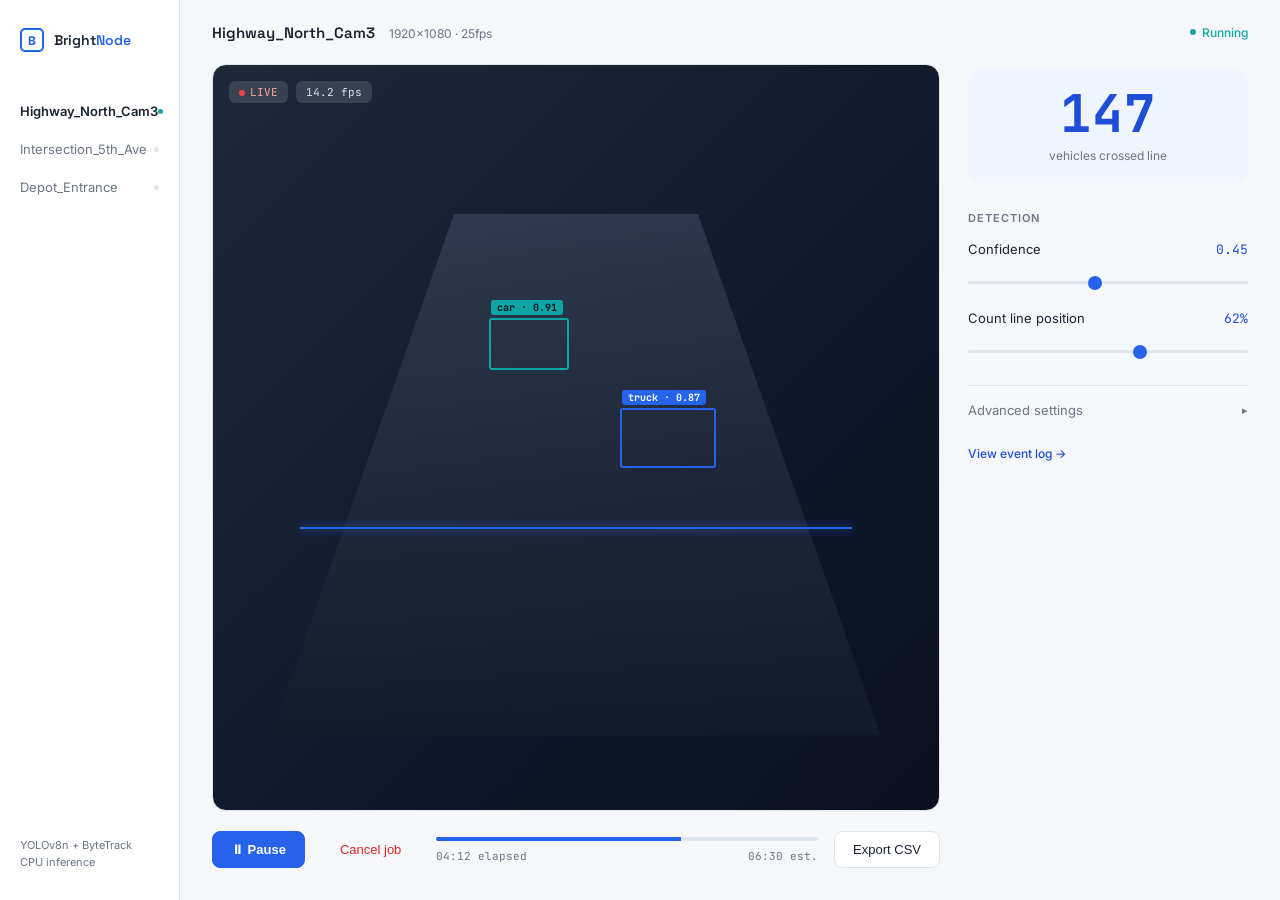
<file: design/car-counter-dashboard-blue.html>
<!DOCTYPE html>
<html lang="en">
<head>
<meta charset="UTF-8">
<title>Bright Node — Car Counter</title>
<link rel="preconnect" href="https://fonts.googleapis.com">
<link href="https://fonts.googleapis.com/css2?family=Space+Grotesk:wght@500;600;700&family=Inter:wght@400;500;600&family=JetBrains+Mono:wght@400;500;700&display=swap" rel="stylesheet">
<style>
  :root{
    --bg:#F5F7FA;
    --panel:#FFFFFF;
    --panel-2:#EEF2F7;
    --line:#DFE5EC;
    --blue:#2563EB;
    --blue-dim:#1D4ED8;
    --blue-light:#EFF4FE;
    --teal:#0EA5A5;
    --red:#DC2626;
    --text:#1A2230;
    --muted:#6B7686;
  }
  *{box-sizing:border-box;margin:0;padding:0;}
  body{
    background:var(--bg);
    color:var(--text);
    font-family:'Inter',sans-serif;
    height:100vh;
    display:flex;
    overflow:hidden;
  }
  .mono{font-family:'JetBrains Mono',monospace;}

  /* SIDEBAR */
  .sidebar{
    width:180px;
    background:var(--panel);
    border-right:1px solid var(--line);
    display:flex;
    flex-direction:column;
    flex-shrink:0;
    padding:28px 20px;
  }
  .brand{display:flex;align-items:center;gap:10px;margin-bottom:40px;}
  .brand-mark{
    width:24px;height:24px;
    border:2px solid var(--blue);
    border-radius:5px;
    display:flex;align-items:center;justify-content:center;
    color:var(--blue);font-weight:700;font-size:12px;
  }
  .brand-name{font-family:'Space Grotesk';font-weight:600;font-size:14px;}
  .brand-name span{color:var(--blue);}

  .job-item{
    padding:11px 0;
    font-size:13px;
    color:var(--muted);
    display:flex;
    justify-content:space-between;
    align-items:center;
    cursor:pointer;
  }
  .job-item.active{color:var(--text);font-weight:600;}
  .job-dot{width:5px;height:5px;border-radius:50%;background:var(--teal);flex-shrink:0;}
  .job-dot.idle{background:var(--line);}

  .sidebar-footer{
    margin-top:auto;
    font-size:11px;
    color:var(--muted);
    line-height:1.6;
  }

  /* MAIN */
  .main{flex:1;display:flex;flex-direction:column;min-width:0;}
  .topbar{
    height:64px;
    display:flex;
    align-items:center;
    justify-content:space-between;
    padding:0 32px;
    flex-shrink:0;
  }
  .topbar-title{font-family:'Space Grotesk';font-size:15px;font-weight:600;color:var(--text);}
  .topbar-sub{font-size:12px;color:var(--muted);margin-left:10px;}
  .status-pill{
    display:flex;align-items:center;gap:6px;
    font-size:12px;
    color:var(--teal);
    font-weight:500;
  }
  .status-pill .dot{width:6px;height:6px;border-radius:50%;background:var(--teal);}

  .content{flex:1;display:flex;overflow:hidden;padding:0 32px 32px;gap:28px;}

  /* FEED */
  .feed-area{flex:1;display:flex;flex-direction:column;min-width:0;}
  .feed-frame{
    flex:1;
    background:linear-gradient(135deg,#1E293B 0%,#0F172A 65%,#0A101E 100%);
    border-radius:14px;
    border:1px solid var(--line);
    position:relative;
    overflow:hidden;
  }
  .road{
    position:absolute;left:8%;right:8%;top:20%;bottom:10%;
    background:linear-gradient(180deg, rgba(80,95,120,0.4), rgba(20,28,42,0.85));
    clip-path: polygon(30% 0%, 70% 0%, 100% 100%, 0% 100%);
  }
  .count-line{
    position:absolute;left:12%;right:12%;top:62%;height:2px;
    background:var(--blue);box-shadow:0 0 8px var(--blue);
  }
  .bbox{
    position:absolute;border:2px solid var(--teal);border-radius:3px;
  }
  .bbox .tag{
    position:absolute;top:-20px;left:0;
    background:var(--teal);color:#04141f;
    font-family:'JetBrains Mono';font-size:10px;font-weight:700;
    padding:1px 6px;border-radius:3px;white-space:nowrap;
  }
  .bbox.blue{border-color:var(--blue);}
  .bbox.blue .tag{background:var(--blue);color:#fff;}
  .feed-hud{position:absolute;top:16px;left:16px;display:flex;gap:8px;}
  .hud-chip{
    background:rgba(255,255,255,0.12);
    border-radius:6px;padding:4px 10px;
    font-family:'JetBrains Mono';font-size:11px;color:#DCE3EE;
  }
  .hud-chip.rec{color:#FCA5A5;}
  .hud-chip.rec .dot{display:inline-block;width:6px;height:6px;border-radius:50%;background:#EF4444;margin-right:5px;}

  .feed-controls{
    display:flex;align-items:center;gap:16px;
    padding-top:20px;
  }
  .btn{
    border:1px solid var(--line);
    background:var(--panel);
    color:var(--text);
    padding:10px 18px;
    border-radius:8px;
    font-size:13px;font-weight:500;
    cursor:pointer;
  }
  .btn-primary{background:var(--blue);border-color:var(--blue);color:#fff;font-weight:600;}
  .btn-danger{color:var(--red);border-color:transparent;background:transparent;}
  .progress-wrap{flex:1;}
  .progress-bar{height:4px;background:var(--line);border-radius:3px;overflow:hidden;}
  .progress-fill{height:100%;width:64%;background:var(--blue);}
  .progress-labels{
    display:flex;justify-content:space-between;
    font-family:'JetBrains Mono';font-size:11px;color:var(--muted);margin-top:8px;
  }

  /* RAIL */
  .rail{width:280px;flex-shrink:0;display:flex;flex-direction:column;gap:28px;overflow-y:auto;padding-top:4px;}

  .count-hero{text-align:center;padding:20px 0;background:var(--blue-light);border-radius:14px;}
  .count-number{
    font-family:'JetBrains Mono';font-weight:700;
    font-size:52px;color:var(--blue-dim);letter-spacing:1px;
    line-height:1;
  }
  .count-label{font-size:12px;color:var(--muted);margin-top:8px;}

  .rail-title{
    font-size:11px;color:var(--muted);text-transform:uppercase;
    letter-spacing:1px;margin-bottom:16px;font-weight:600;
  }

  .slider-row{margin-bottom:22px;}
  .slider-row:last-child{margin-bottom:0;}
  .slider-head{display:flex;justify-content:space-between;font-size:13px;margin-bottom:10px;}
  .slider-val{font-family:'JetBrains Mono';color:var(--blue-dim);}
  input[type=range]{
    width:100%;height:3px;-webkit-appearance:none;
    background:var(--line);border-radius:2px;outline:none;
  }
  input[type=range]::-webkit-slider-thumb{
    -webkit-appearance:none;width:14px;height:14px;border-radius:50%;
    background:var(--blue);cursor:pointer;
  }

  .disclosure{
    border-top:1px solid var(--line);
    padding-top:16px;
  }
  .disclosure-head{
    display:flex;justify-content:space-between;align-items:center;
    font-size:13px;color:var(--muted);cursor:pointer;
  }
  .disclosure-body{margin-top:18px;display:none;}
  .disclosure.open .disclosure-body{display:block;}
  .disclosure.open .chev{transform:rotate(90deg);}
  .chev{color:var(--muted);transition:0.15s;font-size:11px;}

  .toggle-row{display:flex;justify-content:space-between;align-items:center;padding:9px 0;font-size:13px;}
  .switch{width:32px;height:18px;background:var(--line);border-radius:10px;position:relative;flex-shrink:0;}
  .switch.on{background:var(--blue-dim);}
  .switch::after{content:"";position:absolute;top:2px;left:2px;width:14px;height:14px;border-radius:50%;background:#fff;box-shadow:0 1px 2px rgba(0,0,0,0.2);}
  .switch.on::after{left:16px;}

  .log-link{
    font-size:12px;color:var(--blue-dim);
    display:flex;align-items:center;gap:6px;
    cursor:pointer;font-weight:500;
  }
</style>
</head>
<body>

  <div class="sidebar">
    <div class="brand">
      <div class="brand-mark">B</div>
      <div class="brand-name">Bright<span>Node</span></div>
    </div>
    <div class="job-item active"><span>Highway_North_Cam3</span><span class="job-dot"></span></div>
    <div class="job-item"><span>Intersection_5th_Ave</span><span class="job-dot idle"></span></div>
    <div class="job-item"><span>Depot_Entrance</span><span class="job-dot idle"></span></div>
    <div class="sidebar-footer">YOLOv8n + ByteTrack<br>CPU inference</div>
  </div>

  <div class="main">
    <div class="topbar">
      <div>
        <span class="topbar-title">Highway_North_Cam3</span>
        <span class="topbar-sub">1920×1080 · 25fps</span>
      </div>
      <div class="status-pill"><span class="dot"></span>Running</div>
    </div>

    <div class="content">
      <div class="feed-area">
        <div class="feed-frame">
          <div class="feed-hud">
            <div class="hud-chip rec"><span class="dot"></span>LIVE</div>
            <div class="hud-chip">14.2 fps</div>
          </div>
          <div class="road"></div>
          <div class="count-line"></div>
          <div class="bbox" style="left:38%;top:34%;width:80px;height:52px;"><div class="tag">car · 0.91</div></div>
          <div class="bbox blue" style="left:56%;top:46%;width:96px;height:60px;"><div class="tag">truck · 0.87</div></div>
        </div>

        <div class="feed-controls">
          <button class="btn btn-primary">⏸ Pause</button>
          <button class="btn btn-danger">Cancel job</button>
          <div class="progress-wrap">
            <div class="progress-bar"><div class="progress-fill"></div></div>
            <div class="progress-labels">
              <span>04:12 elapsed</span>
              <span>06:30 est.</span>
            </div>
          </div>
          <button class="btn">Export CSV</button>
        </div>
      </div>

      <div class="rail">
        <div class="count-hero">
          <div class="count-number">147</div>
          <div class="count-label">vehicles crossed line</div>
        </div>

        <div>
          <div class="rail-title">Detection</div>
          <div class="slider-row">
            <div class="slider-head"><span>Confidence</span><span class="slider-val">0.45</span></div>
            <input type="range" min="0" max="100" value="45">
          </div>
          <div class="slider-row">
            <div class="slider-head"><span>Count line position</span><span class="slider-val">62%</span></div>
            <input type="range" min="0" max="100" value="62">
          </div>
        </div>

        <div class="disclosure" id="advanced">
          <div class="disclosure-head" onclick="document.getElementById('advanced').classList.toggle('open')">
            <span>Advanced settings</span>
            <span class="chev">▸</span>
          </div>
          <div class="disclosure-body">
            <div class="slider-row">
              <div class="slider-head"><span>IoU threshold</span><span class="slider-val">0.50</span></div>
              <input type="range" min="0" max="100" value="50">
            </div>
            <div class="toggle-row"><span>Show bounding boxes</span><div class="switch on"></div></div>
            <div class="toggle-row"><span>Show track IDs</span><div class="switch on"></div></div>
            <div class="toggle-row"><span>Direction split (in/out)</span><div class="switch"></div></div>
          </div>
        </div>

        <div class="log-link">
          View event log →
        </div>
      </div>
    </div>
  </div>

</body>
</html>
</file>
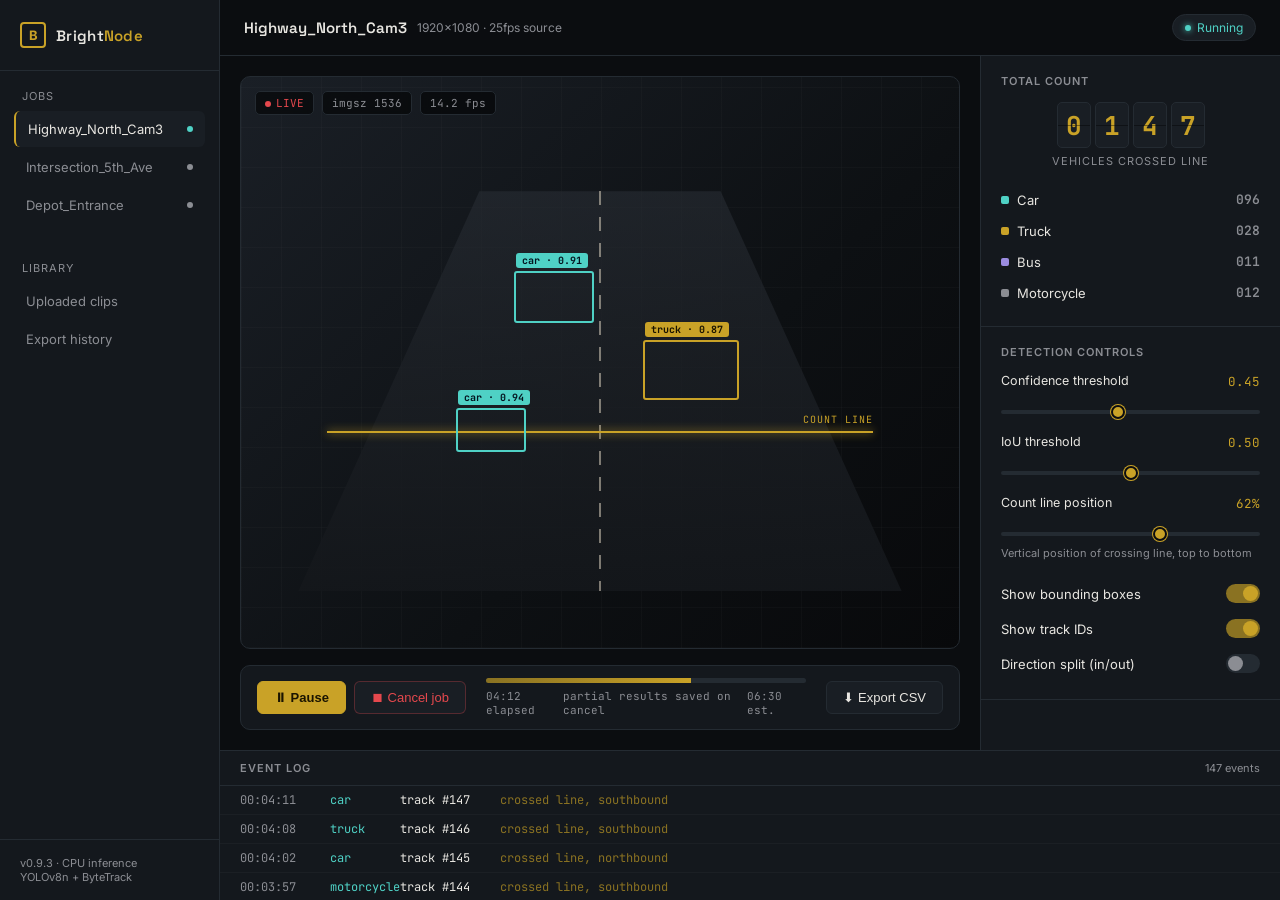
<file: design/car-counter-dashboard.html>
<!DOCTYPE html>
<html lang="en">
<head>
<meta charset="UTF-8">
<title>Bright Node — Car Counter</title>
<link rel="preconnect" href="https://fonts.googleapis.com">
<link href="https://fonts.googleapis.com/css2?family=Space+Grotesk:wght@500;600;700&family=Inter:wght@400;500;600&family=JetBrains+Mono:wght@400;500;700&display=swap" rel="stylesheet">
<style>
  :root{
    --bg:#0B0D10;
    --panel:#14181D;
    --panel-2:#191E24;
    --line:#242B32;
    --gold:#C9A227;
    --gold-dim:#8A7222;
    --teal:#4FD1C5;
    --red:#E5484D;
    --text:#E8E6E1;
    --muted:#8B8D93;
  }
  *{box-sizing:border-box;margin:0;padding:0;}
  body{
    background:var(--bg);
    color:var(--text);
    font-family:'Inter',sans-serif;
    height:100vh;
    display:flex;
    overflow:hidden;
  }
  .mono{font-family:'JetBrains Mono',monospace;}
  .disp{font-family:'Space Grotesk',sans-serif;}

  /* SIDEBAR */
  .sidebar{
    width:220px;
    background:var(--panel);
    border-right:1px solid var(--line);
    display:flex;
    flex-direction:column;
    flex-shrink:0;
  }
  .brand{
    padding:22px 20px;
    border-bottom:1px solid var(--line);
    display:flex;
    align-items:center;
    gap:10px;
  }
  .brand-mark{
    width:26px;height:26px;
    border:2px solid var(--gold);
    border-radius:4px;
    display:flex;align-items:center;justify-content:center;
    color:var(--gold);
    font-weight:700;font-size:13px;
  }
  .brand-name{font-family:'Space Grotesk';font-weight:600;font-size:15px;letter-spacing:0.3px;}
  .brand-name span{color:var(--gold);}

  .nav-section{padding:18px 14px;}
  .nav-label{font-size:11px;color:var(--muted);text-transform:uppercase;letter-spacing:1px;padding:0 8px 8px;}
  .job-item{
    padding:10px 12px;
    border-radius:6px;
    font-size:13px;
    color:var(--muted);
    display:flex;
    justify-content:space-between;
    align-items:center;
    cursor:pointer;
    margin-bottom:2px;
  }
  .job-item.active{background:var(--panel-2);color:var(--text);border-left:2px solid var(--gold);}
  .job-dot{width:6px;height:6px;border-radius:50%;background:var(--teal);}
  .job-dot.idle{background:var(--muted);}

  .sidebar-footer{
    margin-top:auto;
    padding:16px 20px;
    border-top:1px solid var(--line);
    font-size:11px;
    color:var(--muted);
  }

  /* MAIN */
  .main{flex:1;display:flex;flex-direction:column;min-width:0;}
  .topbar{
    height:56px;
    border-bottom:1px solid var(--line);
    display:flex;
    align-items:center;
    justify-content:space-between;
    padding:0 24px;
    flex-shrink:0;
  }
  .topbar-title{font-family:'Space Grotesk';font-size:15px;font-weight:600;}
  .topbar-sub{font-size:12px;color:var(--muted);margin-left:10px;}
  .status-pill{
    display:flex;align-items:center;gap:6px;
    background:var(--panel-2);
    border:1px solid var(--line);
    border-radius:20px;
    padding:5px 12px;
    font-size:12px;
    color:var(--teal);
  }
  .status-pill .dot{width:6px;height:6px;border-radius:50%;background:var(--teal);box-shadow:0 0 6px var(--teal);}

  .content{flex:1;display:flex;overflow:hidden;}

  /* FEED */
  .feed-area{flex:1;display:flex;flex-direction:column;padding:20px;gap:16px;min-width:0;}
  .feed-frame{
    flex:1;
    background:#000;
    border-radius:10px;
    border:1px solid var(--line);
    position:relative;
    overflow:hidden;
    background-image:
      linear-gradient(135deg,#1a1f26 0%,#0d1013 60%,#08090b 100%);
  }
  .feed-frame::before{
    content:"";
    position:absolute;inset:0;
    background-image:
      repeating-linear-gradient(0deg, rgba(255,255,255,0.02) 0 1px, transparent 1px 40px),
      repeating-linear-gradient(90deg, rgba(255,255,255,0.02) 0 1px, transparent 1px 40px);
  }
  .road{
    position:absolute;
    left:8%;right:8%;top:20%;bottom:10%;
    background:linear-gradient(180deg, rgba(40,45,52,0.6), rgba(20,23,27,0.9));
    clip-path: polygon(30% 0%, 70% 0%, 100% 100%, 0% 100%);
  }
  .lane-line{
    position:absolute;
    top:20%;bottom:10%;left:50%;
    width:2px;
    background:repeating-linear-gradient(180deg, rgba(230,220,200,0.5) 0 14px, transparent 14px 26px);
    transform:translateX(-50%);
  }
  .count-line{
    position:absolute;
    left:12%;right:12%;
    top:62%;
    height:2px;
    background:var(--gold);
    box-shadow:0 0 8px var(--gold);
  }
  .count-line::after{
    content:"COUNT LINE";
    position:absolute;right:0;top:-18px;
    font-family:'JetBrains Mono';
    font-size:10px;
    color:var(--gold);
    letter-spacing:1px;
  }
  .bbox{
    position:absolute;
    border:2px solid var(--teal);
    border-radius:3px;
  }
  .bbox .tag{
    position:absolute;top:-20px;left:0;
    background:var(--teal);
    color:#04141f;
    font-family:'JetBrains Mono';
    font-size:10px;
    font-weight:700;
    padding:1px 6px;
    border-radius:3px;
    white-space:nowrap;
  }
  .bbox.gold{border-color:var(--gold);}
  .bbox.gold .tag{background:var(--gold);color:#1a1400;}

  .feed-hud{
    position:absolute;top:14px;left:14px;
    display:flex;gap:8px;
  }
  .hud-chip{
    background:rgba(0,0,0,0.55);
    border:1px solid var(--line);
    border-radius:5px;
    padding:4px 9px;
    font-family:'JetBrains Mono';
    font-size:11px;
    color:var(--muted);
    backdrop-filter:blur(4px);
  }
  .hud-chip.rec{color:var(--red);}
  .hud-chip.rec .dot{
    display:inline-block;width:6px;height:6px;border-radius:50%;
    background:var(--red);margin-right:5px;
  }

  .feed-controls{
    display:flex;
    align-items:center;
    justify-content:space-between;
    background:var(--panel);
    border:1px solid var(--line);
    border-radius:10px;
    padding:12px 16px;
  }
  .transport{display:flex;gap:8px;}
  .btn{
    border:1px solid var(--line);
    background:var(--panel-2);
    color:var(--text);
    padding:8px 16px;
    border-radius:6px;
    font-size:13px;
    font-weight:500;
    cursor:pointer;
    display:flex;align-items:center;gap:6px;
  }
  .btn-primary{background:var(--gold);border-color:var(--gold);color:#1a1400;font-weight:600;}
  .btn-danger{color:var(--red);border-color:rgba(229,72,77,0.3);}
  .btn-danger:hover{background:rgba(229,72,77,0.1);}
  .progress-wrap{flex:1;margin:0 20px;}
  .progress-bar{
    height:5px;background:var(--line);border-radius:3px;overflow:hidden;
  }
  .progress-fill{
    height:100%;width:64%;
    background:linear-gradient(90deg,var(--gold-dim),var(--gold));
  }
  .progress-labels{
    display:flex;justify-content:space-between;
    font-family:'JetBrains Mono';font-size:11px;color:var(--muted);margin-top:6px;
  }

  /* RIGHT RAIL */
  .rail{
    width:300px;
    border-left:1px solid var(--line);
    background:var(--panel);
    display:flex;
    flex-direction:column;
    overflow-y:auto;
    flex-shrink:0;
  }
  .rail-section{padding:18px 20px;border-bottom:1px solid var(--line);}
  .rail-title{
    font-size:11px;color:var(--muted);text-transform:uppercase;
    letter-spacing:1px;margin-bottom:14px;font-weight:600;
  }

  /* odometer count */
  .odometer{
    display:flex;justify-content:center;gap:4px;margin-bottom:6px;
  }
  .digit{
    width:34px;height:46px;
    background:var(--panel-2);
    border:1px solid var(--line);
    border-radius:5px;
    display:flex;align-items:center;justify-content:center;
    font-family:'JetBrains Mono';
    font-size:26px;font-weight:700;
    color:var(--gold);
    position:relative;
  }
  .digit::after{
    content:"";
    position:absolute;left:0;right:0;top:50%;
    height:1px;background:rgba(0,0,0,0.4);
  }
  .odometer-label{
    text-align:center;font-size:11px;color:var(--muted);
    letter-spacing:1px;text-transform:uppercase;
  }

  .class-breakdown{margin-top:16px;}
  .class-row{
    display:flex;align-items:center;justify-content:space-between;
    font-size:13px;padding:7px 0;
  }
  .class-name{display:flex;align-items:center;gap:8px;color:var(--text);}
  .swatch{width:8px;height:8px;border-radius:2px;}
  .class-count{font-family:'JetBrains Mono';color:var(--muted);font-weight:600;}

  /* sliders */
  .slider-row{margin-bottom:16px;}
  .slider-head{
    display:flex;justify-content:space-between;
    font-size:12.5px;margin-bottom:8px;
  }
  .slider-val{font-family:'JetBrains Mono';color:var(--gold);}
  input[type=range]{
    width:100%;height:4px;
    -webkit-appearance:none;
    background:var(--line);
    border-radius:2px;
    outline:none;
  }
  input[type=range]::-webkit-slider-thumb{
    -webkit-appearance:none;
    width:14px;height:14px;
    border-radius:50%;
    background:var(--gold);
    cursor:pointer;
    border:2px solid #0B0D10;
    box-shadow:0 0 0 1px var(--gold);
  }
  .hint{font-size:11px;color:var(--muted);margin-top:6px;}

  .toggle-row{
    display:flex;justify-content:space-between;align-items:center;
    padding:8px 0;font-size:13px;
  }
  .switch{
    width:34px;height:19px;background:var(--line);border-radius:10px;
    position:relative;cursor:pointer;flex-shrink:0;
  }
  .switch.on{background:var(--gold-dim);}
  .switch::after{
    content:"";position:absolute;top:2px;left:2px;
    width:15px;height:15px;border-radius:50%;background:var(--muted);
    transition:0.15s;
  }
  .switch.on::after{left:17px;background:var(--gold);}

  /* bottom log */
  .log-strip{
    height:150px;
    border-top:1px solid var(--line);
    background:var(--panel);
    display:flex;
    flex-direction:column;
    flex-shrink:0;
  }
  .log-head{
    display:flex;justify-content:space-between;align-items:center;
    padding:10px 20px;border-bottom:1px solid var(--line);
  }
  .log-head-title{font-size:11px;color:var(--muted);text-transform:uppercase;letter-spacing:1px;font-weight:600;}
  .log-body{flex:1;overflow-y:auto;font-family:'JetBrains Mono';font-size:12px;}
  .log-row{
    display:grid;
    grid-template-columns:90px 70px 100px 1fr;
    padding:6px 20px;
    color:var(--muted);
    border-bottom:1px solid rgba(255,255,255,0.03);
  }
  .log-row .t{color:var(--muted);}
  .log-row .cls{color:var(--teal);}
  .log-row .id{color:var(--text);}
  .log-row .ev{color:var(--gold-dim);}
  .log-row:hover{background:rgba(255,255,255,0.02);}
</style>
</head>
<body>

  <div class="sidebar">
    <div class="brand">
      <div class="brand-mark">B</div>
      <div class="brand-name">Bright<span>Node</span></div>
    </div>
    <div class="nav-section">
      <div class="nav-label">Jobs</div>
      <div class="job-item active"><span>Highway_North_Cam3</span><span class="job-dot"></span></div>
      <div class="job-item"><span>Intersection_5th_Ave</span><span class="job-dot idle"></span></div>
      <div class="job-item"><span>Depot_Entrance</span><span class="job-dot idle"></span></div>
    </div>
    <div class="nav-section">
      <div class="nav-label">Library</div>
      <div class="job-item"><span>Uploaded clips</span></div>
      <div class="job-item"><span>Export history</span></div>
    </div>
    <div class="sidebar-footer">v0.9.3 · CPU inference<br>YOLOv8n + ByteTrack</div>
  </div>

  <div class="main">
    <div class="topbar">
      <div style="display:flex;align-items:center;">
        <span class="topbar-title">Highway_North_Cam3</span>
        <span class="topbar-sub">1920×1080 · 25fps source</span>
      </div>
      <div class="status-pill"><span class="dot"></span>Running</div>
    </div>

    <div class="content">
      <div class="feed-area">
        <div class="feed-frame">
          <div class="feed-hud">
            <div class="hud-chip rec"><span class="dot"></span>LIVE</div>
            <div class="hud-chip">imgsz 1536</div>
            <div class="hud-chip">14.2 fps</div>
          </div>
          <div class="road"></div>
          <div class="lane-line"></div>
          <div class="count-line"></div>

          <div class="bbox" style="left:38%;top:34%;width:80px;height:52px;">
            <div class="tag">car · 0.91</div>
          </div>
          <div class="bbox gold" style="left:56%;top:46%;width:96px;height:60px;">
            <div class="tag">truck · 0.87</div>
          </div>
          <div class="bbox" style="left:30%;top:58%;width:70px;height:44px;">
            <div class="tag">car · 0.94</div>
          </div>
        </div>

        <div class="feed-controls">
          <div class="transport">
            <button class="btn btn-primary">⏸ Pause</button>
            <button class="btn btn-danger">⏹ Cancel job</button>
          </div>
          <div class="progress-wrap">
            <div class="progress-bar"><div class="progress-fill"></div></div>
            <div class="progress-labels">
              <span>04:12 elapsed</span>
              <span>partial results saved on cancel</span>
              <span>06:30 est.</span>
            </div>
          </div>
          <button class="btn">⬇ Export CSV</button>
        </div>
      </div>

      <div class="rail">
        <div class="rail-section">
          <div class="rail-title">Total Count</div>
          <div class="odometer">
            <div class="digit">0</div>
            <div class="digit">1</div>
            <div class="digit">4</div>
            <div class="digit">7</div>
          </div>
          <div class="odometer-label">vehicles crossed line</div>

          <div class="class-breakdown">
            <div class="class-row">
              <div class="class-name"><span class="swatch" style="background:var(--teal);"></span>Car</div>
              <div class="class-count">096</div>
            </div>
            <div class="class-row">
              <div class="class-name"><span class="swatch" style="background:var(--gold);"></span>Truck</div>
              <div class="class-count">028</div>
            </div>
            <div class="class-row">
              <div class="class-name"><span class="swatch" style="background:#9B8CE0;"></span>Bus</div>
              <div class="class-count">011</div>
            </div>
            <div class="class-row">
              <div class="class-name"><span class="swatch" style="background:var(--muted);"></span>Motorcycle</div>
              <div class="class-count">012</div>
            </div>
          </div>
        </div>

        <div class="rail-section">
          <div class="rail-title">Detection Controls</div>

          <div class="slider-row">
            <div class="slider-head"><span>Confidence threshold</span><span class="slider-val">0.45</span></div>
            <input type="range" min="0" max="100" value="45">
          </div>

          <div class="slider-row">
            <div class="slider-head"><span>IoU threshold</span><span class="slider-val">0.50</span></div>
            <input type="range" min="0" max="100" value="50">
          </div>

          <div class="slider-row">
            <div class="slider-head"><span>Count line position</span><span class="slider-val">62%</span></div>
            <input type="range" min="0" max="100" value="62">
            <div class="hint">Vertical position of crossing line, top to bottom</div>
          </div>

          <div class="toggle-row">
            <span>Show bounding boxes</span>
            <div class="switch on"></div>
          </div>
          <div class="toggle-row">
            <span>Show track IDs</span>
            <div class="switch on"></div>
          </div>
          <div class="toggle-row">
            <span>Direction split (in/out)</span>
            <div class="switch"></div>
          </div>
        </div>
      </div>
    </div>

    <div class="log-strip">
      <div class="log-head">
        <span class="log-head-title">Event Log</span>
        <span style="font-size:11px;color:var(--muted);">147 events</span>
      </div>
      <div class="log-body">
        <div class="log-row"><span class="t">00:04:11</span><span class="cls">car</span><span class="id">track #147</span><span class="ev">crossed line, southbound</span></div>
        <div class="log-row"><span class="t">00:04:08</span><span class="cls">truck</span><span class="id">track #146</span><span class="ev">crossed line, southbound</span></div>
        <div class="log-row"><span class="t">00:04:02</span><span class="cls">car</span><span class="id">track #145</span><span class="ev">crossed line, northbound</span></div>
        <div class="log-row"><span class="t">00:03:57</span><span class="cls">motorcycle</span><span class="id">track #144</span><span class="ev">crossed line, southbound</span></div>
        <div class="log-row"><span class="t">00:03:49</span><span class="cls">car</span><span class="id">track #143</span><span class="ev">crossed line, southbound</span></div>
      </div>
    </div>
  </div>

</body>
</html>
</file>
